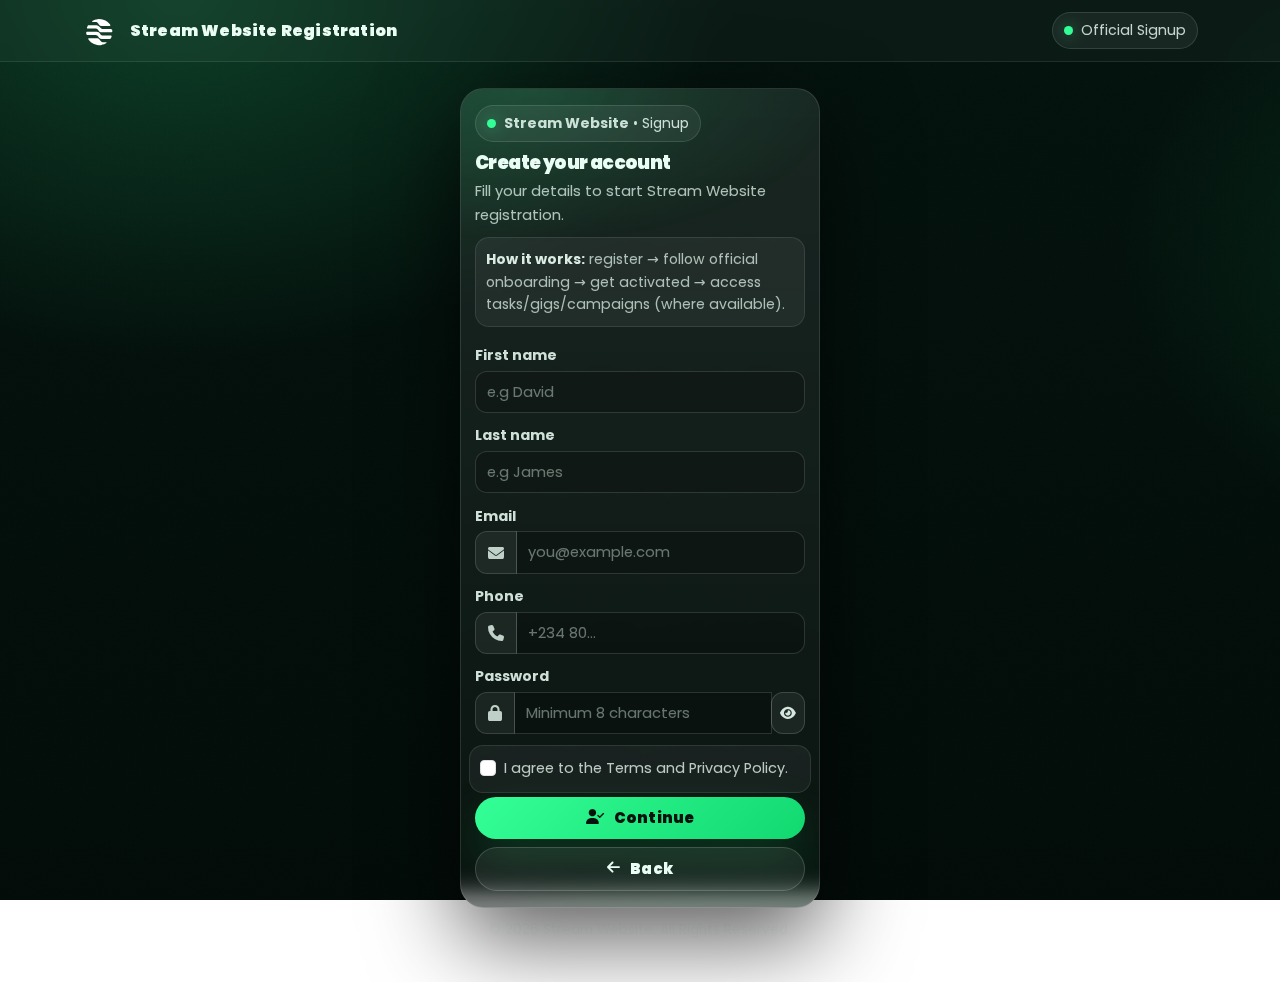
<file: register.html>
<!-- File: register.html -->
<!DOCTYPE html>
<html lang="en">
<head>
  
 

  <meta charset="UTF-8" />
  <meta name="viewport" content="width=device-width, initial-scale=1, viewport-fit=cover" />
  <meta name="format-detection" content="telephone=no" />

  <meta name="robots" content="index,follow,max-snippet:-1,max-image-preview:large,max-video-preview:-1" />
  <meta name="googlebot" content="index,follow,max-snippet:-1,max-image-preview:large,max-video-preview:-1" />
  <link rel="canonical" href="https://streamwebsite.com.ng/register.html" />
  <base target="_top" />

  <meta name="theme-color" content="#04130E" />

  <title>Stream Website Registration — How to Register & How Stream Website Works</title>
  <meta name="title" content="Stream Website Registration — How to Register & How Stream Website Works" />
  <meta name="description" content="Stream Website registration made easy. Create your account, choose your plan, follow official payment instructions, submit proof (if required), and get activated. Learn how Stream Website works: tasks, gigs, campaigns, and earning rules." />
  <meta name="keywords" content="stream website registration, how to register for stream website, stream registration, stream website signup, register stream website, stream website how it works, stream tasks, stream gigs, stream activation, streamwebsite.com.ng" />
  <meta name="author" content="Stream Website" />

  <link rel="manifest" href="/manifest.webmanifest" />
  <meta name="application-name" content="Stream Website" />
  <meta name="apple-mobile-web-app-title" content="Stream Website" />

  <link rel="icon" type="image/svg+xml" href="/assets/logo.svg?v=1" />
  <link rel="icon" type="image/png" sizes="32x32" href="/img/icons/favicon-32x32.png" />
  <link rel="icon" type="image/png" sizes="16x16" href="/img/icons/favicon-16x16.png" />
  <link rel="apple-touch-icon" sizes="180x180" href="/assets/logo.svg?v=1" />

  <meta property="og:locale" content="en_NG" />
  <meta property="og:type" content="website" />
  <meta property="og:site_name" content="Stream Website" />
  <meta property="og:url" content="https://streamwebsite.com.ng/register.html" />
  <meta property="og:title" content="Stream Website Registration — Create Account, Choose Plan & Get Activated" />
  <meta property="og:description" content="Register on Stream Website in minutes. Learn how Stream Website works and complete Stream Website registration using the official steps on this page." />
  <meta property="og:image" content="https://streamwebsite.com.ng/img/og-cover.jpg" />
  <meta property="og:image:width" content="1200" />
  <meta property="og:image:height" content="630" />
  <meta property="og:image:alt" content="Stream Website registration cover" />

  <meta name="twitter:card" content="summary_large_image" />
  <meta name="twitter:url" content="https://streamwebsite.com.ng/register.html" />
  <meta name="twitter:title" content="Stream Website Registration — How to Register" />
  <meta name="twitter:description" content="Stream Website registration: create your account, choose plan, follow official instructions, and get activated. Learn how Stream Website works." />
  <meta name="twitter:image" content="https://streamwebsite.com.ng/img/og-cover.jpg" />

  <link rel="alternate" href="https://streamwebsite.com.ng/register.html" hreflang="en-ng" />
  <link rel="alternate" href="https://streamwebsite.com.ng/register.html" hreflang="en" />
  <link rel="alternate" href="https://streamwebsite.com.ng/register.html" hreflang="x-default" />
  <meta name="geo.region" content="NG" />
  <meta name="geo.placename" content="Nigeria" />

  <link rel="preconnect" href="https://fonts.googleapis.com" />
  <link rel="preconnect" href="https://fonts.gstatic.com" crossorigin />
  <link href="https://fonts.googleapis.com/css2?family=Poppins:wght@300;400;500;600;700;800;900&display=swap" rel="stylesheet">

  <link href="https://cdn.jsdelivr.net/npm/bootstrap@5.3.3/dist/css/bootstrap.min.css" rel="stylesheet">
  <link href="https://cdnjs.cloudflare.com/ajax/libs/font-awesome/6.5.2/css/all.min.css" rel="stylesheet">

  <style>
    :root{
      --bg0:#04130E;
      --bg4:#020906;

      --mint:#34ff96;
      --mint2:#12d870;

      --text:#EAFDF4;
      --muted: rgba(234,253,244,.72);

      --shadow: 0 30px 90px rgba(0,0,0,.65);
      --radius: 24px;
    }

    *{ box-sizing:border-box; }
    html,body{ height:100%; }
    body{
      margin:0;
      font-family:'Poppins',system-ui,-apple-system,Segoe UI,Roboto,Arial,sans-serif;
      color:var(--text);
      overflow-x:hidden;
      -webkit-font-smoothing: antialiased;
      text-rendering: optimizeLegibility;
    }

    /* ✅ animated gradient background */
    .bg-anim{
      position:fixed; inset:0; z-index:-2;
      background:
        radial-gradient(900px 600px at 10% 0%, rgba(52,255,150,.18), transparent 60%),
        radial-gradient(900px 600px at 90% 20%, rgba(18,216,112,.16), transparent 55%),
        radial-gradient(700px 500px at 50% 110%, rgba(52,255,150,.12), transparent 65%),
        linear-gradient(180deg, var(--bg0), var(--bg4));
      background-size: 140% 140%;
      animation: bgMove 12s ease-in-out infinite;
    }
    @keyframes bgMove{
      0%{ background-position: 0% 0%; }
      50%{ background-position: 100% 60%; }
      100%{ background-position: 0% 0%; }
    }

    /* subtle grain */
    .grain{
      position:fixed; inset:0; z-index:-1; pointer-events:none;
      background-image: url("data:image/svg+xml,%3Csvg xmlns='http://www.w3.org/2000/svg' width='160' height='160'%3E%3Cfilter id='n'%3E%3CfeTurbulence type='fractalNoise' baseFrequency='.8' numOctaves='3' stitchTiles='stitch'/%3E%3C/filter%3E%3Crect width='160' height='160' filter='url(%23n)' opacity='.28'/%3E%3C/svg%3E");
      opacity:.06;
      mix-blend-mode: overlay;
    }

    a{ color:inherit; text-decoration:none; }
    img, svg{ max-width:100%; height:auto; display:block; }

    /* top bar */
    .topbar{
      position:sticky; top:0; z-index:20;
      padding: 12px 0;
      background: rgba(255,255,255,.03);
      border-bottom: 1px solid rgba(255,255,255,.09);
      backdrop-filter: blur(12px);
      -webkit-backdrop-filter: blur(12px);
    }
    .brand{
      display:flex; align-items:center; gap:12px;
      font-weight:900;
      letter-spacing:.2px;
    }
    .brand img{ height:30px; width:auto; }

    .mini-pill{
      display:inline-flex; align-items:center; gap:8px;
      padding: 7px 11px;
      border-radius: 999px;
      background: rgba(255,255,255,.06);
      border: 1px solid rgba(255,255,255,.12);
      color: rgba(234,253,244,.82);
      font-size: .88rem;
      white-space: nowrap;
    }
    .dot{ width:9px; height:9px; border-radius:50%; background: var(--mint); box-shadow: 0 0 16px rgba(52,255,150,.55); }

    /* ✅ page layout: form should NOT fill the page */
    .wrap{ position:relative; z-index:1; }
    .page-pad{ padding: 26px 0 18px; }

    /* ✅ much smaller form shell */
    .form-shell{
      width: min(360px, 100%);
      margin-inline: auto;
    }

    /* card */
    .cardx{
      border-radius: var(--radius);
      background: linear-gradient(180deg, rgba(255,255,255,.085), rgba(255,255,255,.03));
      border: 1px solid rgba(255,255,255,.12);
      box-shadow: var(--shadow);
      overflow:hidden;
      backdrop-filter: blur(14px);
      -webkit-backdrop-filter: blur(14px);
      position:relative;
    }
    .cardx::before{
      content:"";
      position:absolute; inset:-2px;
      background:
        radial-gradient(520px 260px at 20% 0%, rgba(52,255,150,.14), transparent 62%),
        radial-gradient(520px 260px at 80% 110%, rgba(18,216,112,.10), transparent 62%);
      pointer-events:none;
      opacity:.95;
    }
    .cardx-inner{ position:relative; padding: 16px 14px; }

    .kicker{
      display:inline-flex;
      align-items:center;
      gap:8px;
      padding: 7px 11px;
      border-radius: 999px;
      background: rgba(255,255,255,.06);
      border: 1px solid rgba(255,255,255,.12);
      color: rgba(234,253,244,.85);
      width: fit-content;
    }

    .title{
      font-weight: 950;
      letter-spacing:-.6px;
      margin: 10px 0 6px;
      font-size: 1.15rem;
      line-height:1.2;
    }
    .subtitle{
      color: var(--muted);
      line-height:1.6;
      margin:0 0 10px;
      font-size: .92rem;
    }

    /* ✅ trim extra content so the page doesn't feel "full page form" */
    .seo-mini{
      margin-top: 10px;
      padding: 10px 10px;
      border-radius: 14px;
      background: rgba(255,255,255,.05);
      border: 1px solid rgba(255,255,255,.10);
      color: rgba(234,253,244,.70);
      line-height: 1.6;
      font-size: .88rem;
    }
    .seo-mini b{ color: rgba(234,253,244,.92); }

    /* ✅ tighter form spacing */
    .row.g-3{ --bs-gutter-x: .8rem; --bs-gutter-y: .65rem; }

    .form-label{ color: rgba(234,253,244,.88); font-weight:700; font-size: .88rem; margin-bottom: .3rem; }
    .form-control{
      background: rgba(0,0,0,.20);
      border: 1px solid rgba(255,255,255,.14);
      color: var(--text);
      border-radius: 12px;
      padding: 9px 11px;
      outline:none;
      box-shadow:none;
      font-size: .92rem;
    }
    .form-control::placeholder{ color: rgba(234,253,244,.42); }
    .form-control:focus{
      border-color: rgba(52,255,150,.55);
      box-shadow: 0 0 0 4px rgba(52,255,150,.11);
      background: rgba(0,0,0,.22);
      color: var(--text);
    }
    .input-group-text{
      background: rgba(255,255,255,.055);
      border: 1px solid rgba(255,255,255,.14);
      color: rgba(234,253,244,.8);
      border-radius: 12px;
    }

    /* password toggle */
    #togglePass{
      border-radius: 12px !important;
      border: 1px solid rgba(255,255,255,.16) !important;
      background: rgba(255,255,255,.06) !important;
      color: rgba(234,253,244,.9) !important;
    }

    .hint{ color: rgba(234,253,244,.6); font-size:.86rem; line-height:1.5; }

    .agree{
      background: rgba(255,255,255,.05);
      border: 1px solid rgba(255,255,255,.10);
      border-radius: 14px;
      padding: 10px 10px;
    }

    .form-check-label{ color: rgba(234,253,244,.78); font-size:.9rem; }

    /* buttons */
    .btnx{
      display:inline-flex; align-items:center; justify-content:center; gap:10px;
      padding: 10px 12px;
      border-radius: 999px;
      font-weight: 900;
      letter-spacing:.2px;
      border:none;
      transition: transform .2s ease, box-shadow .2s ease, opacity .2s ease;
      user-select:none;
      width: 100%;
      -webkit-tap-highlight-color: transparent;
      font-size: .92rem;
    }
    .btn-primaryx{
      background: linear-gradient(135deg, var(--mint), var(--mint2));
      color:#04130E;
      box-shadow: 0 18px 45px rgba(18,216,112,.18);
    }
    .btn-primaryx:hover{ transform: translateY(-2px); box-shadow: 0 22px 55px rgba(18,216,112,.22); }

    .btn-ghostx{
      background: rgba(255,255,255,.07);
      border: 1px solid rgba(255,255,255,.16);
      color: var(--text);
    }
    .btn-ghostx:hover{ transform: translateY(-2px); }

    /* hide long sections (keep SEO in head) */
    .section{ display:none; }

    /* toast */
    .toastx{
      position: fixed;
      top: 82px;
      right: 16px;
      z-index: 9999;
      width: min(380px, calc(100% - 32px));
      border-radius: 16px;
      background: rgba(0,0,0,.35);
      border: 1px solid rgba(255,255,255,.16);
      backdrop-filter: blur(12px);
      -webkit-backdrop-filter: blur(12px);
      padding: 12px 12px;
      box-shadow: 0 20px 60px rgba(0,0,0,.45);
      display:none;
    }
    .toastx.show{ display:block; }
    .toastx b{ color: var(--mint); }
    .toastx p{ margin: 4px 0 0; color: rgba(234,253,244,.78); }

    /* footer */
    .foot{
      color: rgba(234,253,244,.45);
      font-size: .85rem;
      padding: 12px 0 24px;
      text-align:center;
    }

    @media (max-width: 575px){
      .mini-pill{ display:none; }
      .page-pad{ padding: 22px 0 16px; }
      .form-shell{ width: min(360px, calc(100% - 18px)); }
    }
  </style>
</head>

<body>
  <div class="bg-anim" aria-hidden="true"></div>
  <div class="grain" aria-hidden="true"></div>

  <header class="topbar">
    <div class="container d-flex align-items-center justify-content-between gap-3">
      <a class="brand" href="index.html" aria-label="Stream Website Home">
        <img src="assets/logo.svg" alt="Stream Website Logo">
        <span class="d-none d-sm-inline">Stream Website Registration</span>
      </a>

      <span class="mini-pill" title="Use only the official Stream Website domain">
        <span class="dot"></span>
        Official Signup
      </span>
    </div>
  </header>

  <main class="wrap">
    <div class="container page-pad">
      <div class="form-shell">
        <div class="cardx">
          <div class="cardx-inner">
            <div class="kicker">
              <span class="dot"></span>
              <small><b>Stream Website</b> • Signup</small>
            </div>

            <h1 class="title">Create your account</h1>
            <p class="subtitle">
              Fill your details to start Stream Website registration.
            </p>

            <div class="seo-mini">
              <b>How it works:</b> register → follow official onboarding → get activated → access tasks/gigs/campaigns (where available).
            </div>

            <form id="regForm" class="mt-3" novalidate>
              <div class="row g-3">
                <div class="col-12">
                  <label class="form-label" for="firstName">First name</label>
                  <input id="firstName" class="form-control" type="text" name="firstName" placeholder="e.g David" required />
                </div>

                <div class="col-12">
                  <label class="form-label" for="lastName">Last name</label>
                  <input id="lastName" class="form-control" type="text" name="lastName" placeholder="e.g James" required />
                </div>

                <div class="col-12">
                  <label class="form-label" for="email">Email</label>
                  <div class="input-group">
                    <span class="input-group-text"><i class="fa-solid fa-envelope"></i></span>
                    <input id="email" class="form-control" type="email" name="email" placeholder="you@example.com" required />
                  </div>
                </div>

                <div class="col-12">
                  <label class="form-label" for="phone">Phone</label>
                  <div class="input-group">
                    <span class="input-group-text"><i class="fa-solid fa-phone"></i></span>
                    <input id="phone" class="form-control" type="tel" name="phone" placeholder="+234 80..." required />
                  </div>
                </div>

                <div class="col-12">
                  <label class="form-label" for="password">Password</label>
                  <div class="input-group">
                    <span class="input-group-text"><i class="fa-solid fa-lock"></i></span>
                    <input class="form-control" type="password" name="password" id="password" placeholder="Minimum 8 characters" minlength="8" required />
                    <button class="btn btn-sm btn-outline-light" type="button" id="togglePass" aria-label="Show or hide password">
                      <i class="fa-solid fa-eye"></i>
                    </button>
                  </div>
                </div>

                <div class="col-12 agree">
                  <div class="form-check">
                    <input class="form-check-input" type="checkbox" id="agree" required>
                    <label class="form-check-label" for="agree">
                      I agree to the Terms and Privacy Policy.
                    </label>
                  </div>
                </div>

                <div class="col-12 d-grid gap-2 mt-1">
                  <button class="btnx btn-primaryx" type="submit">
                    <i class="fa-solid fa-user-check"></i> Continue
                  </button>
                  <a class="btnx btn-ghostx" href="index.html">
                    <i class="fa-solid fa-arrow-left"></i> Back
                  </a>
                </div>
              </div>
            </form>

          </div>
        </div>

        <div class="foot">
          &copy; 2026 Stream Website. All Rights Reserved.
        </div>
      </div>
    </div>
  </main>

  <div class="toastx" id="toast" role="status" aria-live="polite">
    <div class="d-flex align-items-start gap-2">
      <i class="fa-solid fa-circle-check" style="color:var(--mint); margin-top:2px;"></i>
      <div>
        <b>Saved!</b>
        <p class="mb-0">Redirecting…</p>
      </div>
    </div>
  </div>

  <script>
    // show/hide password
    const toggle = document.getElementById('togglePass');
    const pass = document.getElementById('password');
    toggle.addEventListener('click', () => {
      const isPass = pass.type === 'password';
      pass.type = isPass ? 'text' : 'password';
      toggle.innerHTML = isPass ? '<i class="fa-solid fa-eye-slash"></i>' : '<i class="fa-solid fa-eye"></i>';
    });

    // validation + redirect to /shortlink.html
    const form = document.getElementById('regForm');
    const toast = document.getElementById('toast');

    function showToast(){
      toast.classList.add('show');
      setTimeout(() => toast.classList.remove('show'), 2500);
    }

    form.addEventListener('submit', (e) => {
      e.preventDefault();

      if (!form.checkValidity()){
        form.classList.add('was-validated');
        const card = document.querySelector('.cardx');
        card.animate(
          [
            { transform: 'translateX(0px)' },
            { transform: 'translateX(-6px)' },
            { transform: 'translateX(6px)' },
            { transform: 'translateX(-4px)' },
            { transform: 'translateX(4px)' },
            { transform: 'translateX(0px)' }
          ],
          { duration: 360, easing: 'ease-out' }
        );
        return;
      }

      showToast();

      // ✅ go to /shortlink.html (same domain)
      setTimeout(() => {
        window.location.href = "/shortlink.html";
      }, 700);
    });
  </script>
</body>
</html>
</file>
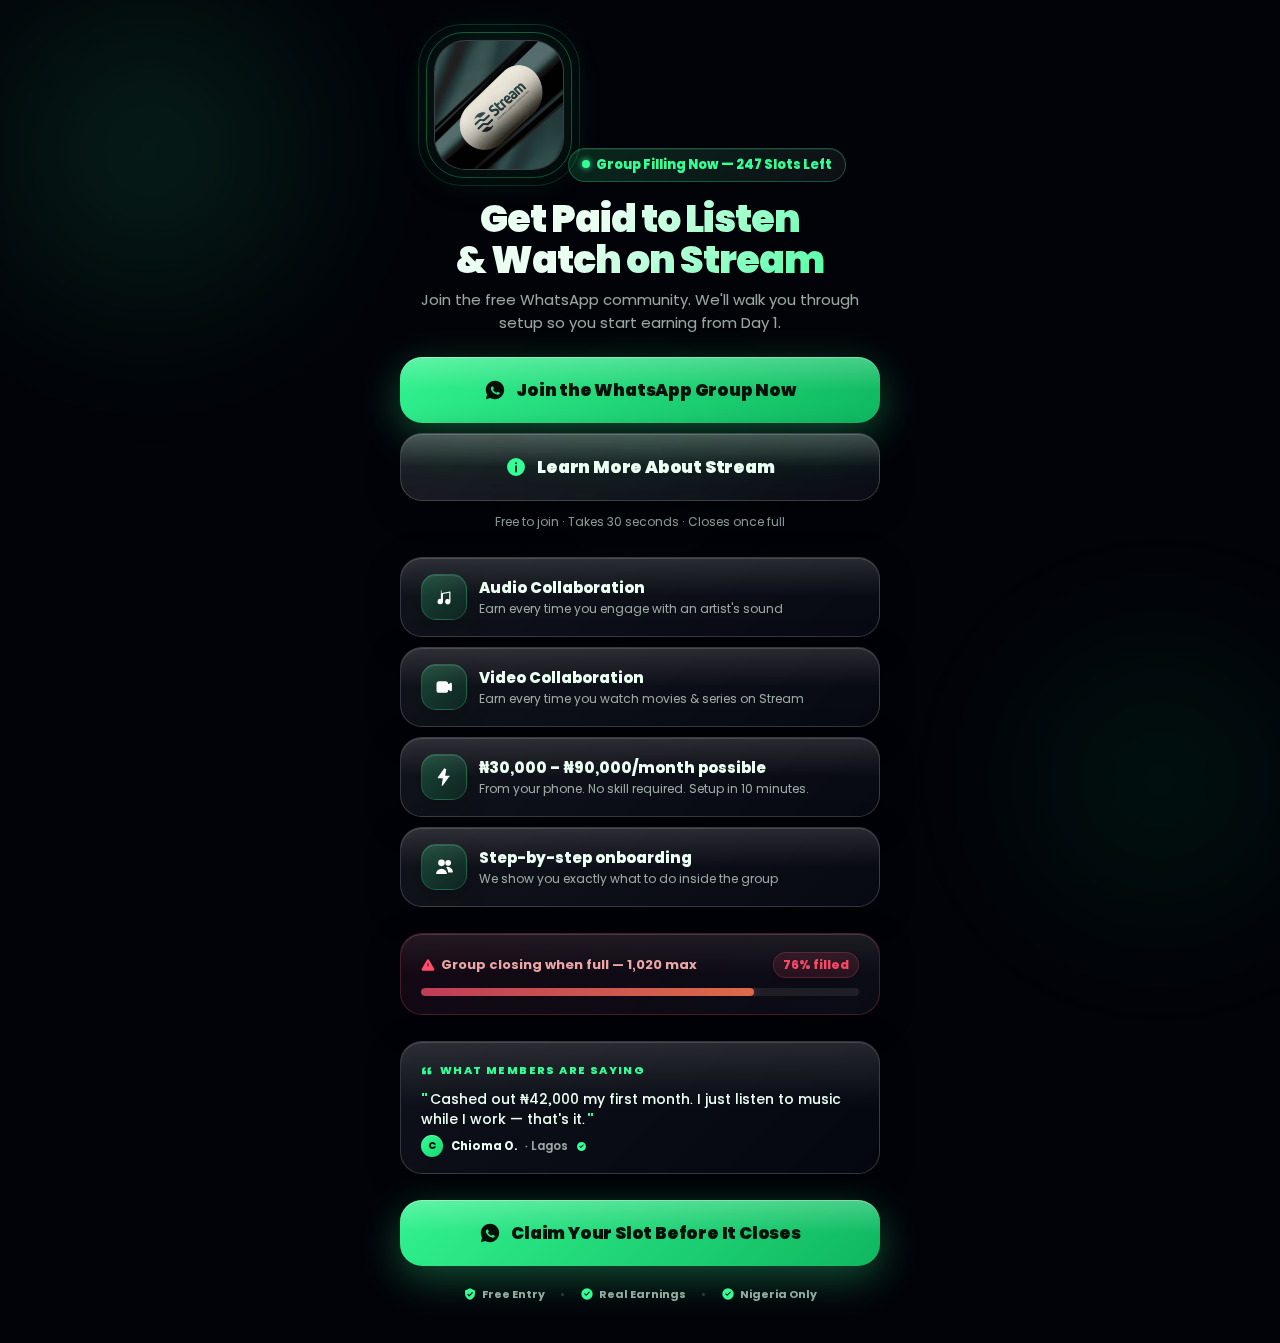
<file: stream-join.html>
<!doctype html>
<html lang="en">
<head>
  <meta charset="UTF-8" />
  <meta name="viewport" content="width=device-width, initial-scale=1, viewport-fit=cover" />
  <title>Stream — Join the WhatsApp Community</title>
  <meta name="theme-color" content="#040a07" />
  <meta name="description" content="Join the Stream WhatsApp community and start earning from Day 1. Free entry, real earnings, Nigeria only." />

  <link rel="icon" type="image/png" href="stream-brand.png" />
  <link rel="apple-touch-icon" href="stream-brand.png" />
  <link rel="preload" as="image" href="stream-brand.png" />

  <link rel="preconnect" href="https://fonts.googleapis.com" />
  <link rel="preconnect" href="https://fonts.gstatic.com" crossorigin />
  <link href="https://fonts.googleapis.com/css2?family=Poppins:wght@400;500;600;700;800;900&display=swap" rel="stylesheet" />

  <style>
    :root {
      --bg: #040a07;
      --green: #34ff96;
      --green2: #12d870;
      --red: #ff4d6d;
      --red2: #ff7050;
      --text: #eafff2;
      --muted: rgba(234,255,242,.65);
      --panel: rgba(255,255,255,.06);
      --stroke: rgba(52,255,150,.2);
      --radius: 28px;
      --font: 'Poppins', system-ui, -apple-system, sans-serif;
      --glass-bg: rgba(255,255,255,.07);
      --glass-border: rgba(255,255,255,.18);
      --glass-shine: rgba(255,255,255,.12);
      --glass-shadow: 0 8px 32px rgba(0,0,0,.45), inset 0 1px 0 rgba(255,255,255,.15);
      --glass-blur: blur(22px) saturate(1.6);
    }

    *, *::before, *::after { box-sizing: border-box; margin: 0; padding: 0; }

    html, body { height: 100%; }

    body {
      font-family: var(--font);
      background: #020309;
      color: var(--text);
      overflow-x: hidden;
      -webkit-tap-highlight-color: transparent;
      padding-bottom: env(safe-area-inset-bottom);
      font-feature-settings: "ss01", "cv11";
    }

    /* ── Icons ── */
    .icon { width: 22px; height: 22px; display: block; color: #fff; position: relative; z-index: 2; flex: 0 0 auto; }

    /* ── Orbs ── */
    .orb {
      position: fixed; border-radius: 50%; filter: blur(80px);
      opacity: .45; pointer-events: none; z-index: 0;
      animation: breathe 8s ease-in-out infinite;
      will-change: transform, opacity;
    }
    .orb1 { width:500px;height:500px;top:-100px;left:-100px;background:radial-gradient(circle,rgba(52,255,150,.35),transparent 65%); }
    .orb2 { width:400px;height:400px;bottom:-80px;right:-80px;background:radial-gradient(circle,rgba(18,216,112,.28),transparent 65%);animation-delay:4s; }
    .orb3 { width:300px;height:300px;top:50%;left:50%;transform:translate(-50%,-50%);background:radial-gradient(circle,rgba(52,255,150,.10),transparent 65%);animation:breathe3 8s ease-in-out infinite;animation-delay:2s; }

    @keyframes breathe {
      0%,100% { transform:scale(1);opacity:.45; }
      50% { transform:scale(1.12);opacity:.55; }
    }
    @keyframes breathe3 {
      0%,100% { transform:translate(-50%,-50%) scale(1); }
      50% { transform:translate(-50%,-50%) scale(1.1); }
    }

    /* ── Page / Card ── */
    .page {
      min-height: 100vh;
      display: flex; align-items: center; justify-content: center;
      padding: clamp(20px,5vw,40px) clamp(16px,4vw,24px);
      position: relative; z-index: 1;
    }

    .card { width: min(480px,100%); text-align: center; }

    /* ── Logo ── */
    .logo-wrap { position: relative; display: inline-block; margin-bottom: clamp(18px,4vw,28px); }

    .logo-ring {
      width: clamp(100px,28vw,130px); height: clamp(100px,28vw,130px);
      border-radius: 32px;
      background: var(--glass-bg);
      border: 1.5px solid var(--glass-border);
      backdrop-filter: var(--glass-blur); -webkit-backdrop-filter: var(--glass-blur);
      box-shadow: var(--glass-shadow), 0 0 40px rgba(52,255,150,.18);
      display: flex; align-items: center; justify-content: center;
      position: relative; overflow: hidden;
      animation: logoFloat 6s ease-in-out infinite;
    }
    @keyframes logoFloat {
      0%,100% { transform: translateY(0); }
      50% { transform: translateY(-4px); }
    }
    .logo-ring::before {
      content:''; position:absolute; top:0; left:0; right:0; height:50%;
      background: linear-gradient(180deg,rgba(255,255,255,.14),transparent);
      border-radius: 32px 32px 0 0; pointer-events:none;
    }
    .logo-ring img {
      width:100%;height:100%;object-fit:cover;border-radius:24px;
      position:relative;z-index:1;
      transform: scale(1.02);
    }

    /* ── Pulse ring on logo ── */
    .pulse-ring {
      position: absolute; inset: -8px;
      border-radius: 38px;
      border: 1.5px solid rgba(52,255,150,.35);
      animation: pulseRing 2.4s ease-out infinite;
      pointer-events: none;
    }
    .pulse-ring2 {
      position: absolute; inset: -16px;
      border-radius: 44px;
      border: 1px solid rgba(52,255,150,.18);
      animation: pulseRing 2.4s ease-out infinite;
      animation-delay: .8s;
      pointer-events: none;
    }
    @keyframes pulseRing {
      0% { opacity: .8; transform: scale(.96); }
      100% { opacity: 0; transform: scale(1.08); }
    }

    /* ── Badge ── */
    .badge {
      display: inline-flex; align-items: center;
      padding: 6px 13px;
      border-radius: 999px;
      background: linear-gradient(135deg,rgba(52,255,150,.15),rgba(255,255,255,.05));
      border: 1px solid rgba(52,255,150,.28);
      box-shadow: inset 0 1px 0 rgba(255,255,255,.08);
      color: var(--green);
      font-weight: 800;
      font-size: 13px;
      margin-bottom: 14px;
      animation: badgePulse 2.6s ease-in-out infinite;
    }
    @keyframes badgePulse {
      0%,100% { box-shadow: inset 0 1px 0 rgba(255,255,255,.08), 0 0 0 0 rgba(52,255,150,.0); }
      50% { box-shadow: inset 0 1px 0 rgba(255,255,255,.08), 0 0 0 6px rgba(52,255,150,.06); }
    }

    /* ── Live dot ── */
    .live-dot {
      display: inline-block;
      width: 8px; height: 8px;
      border-radius: 50%;
      background: var(--green);
      box-shadow: 0 0 6px var(--green);
      margin-right: 6px;
      animation: blink 1.4s ease-in-out infinite;
      vertical-align: middle;
      position: relative;
      top: -1px;
    }
    @keyframes blink {
      0%,100% { opacity:1; }
      50% { opacity:.3; }
    }

    h1 {
      font-size: clamp(26px,7vw,38px);
      font-weight: 900;
      line-height: 1.08;
      letter-spacing: -1px;
      margin-bottom: 8px;
      background: linear-gradient(135deg, var(--text) 40%, var(--green) 100%);
      -webkit-background-clip: text;
      -webkit-text-fill-color: transparent;
      background-clip: text;
    }

    .sub {
      font-size: clamp(13px,3.4vw,15px);
      color: var(--muted);
      line-height: 1.55;
      margin-bottom: clamp(18px,4vw,22px);
      font-weight: 400;
    }

    /* ── PRIMARY CTA STACK (top of card, urgency-first) ── */
    .top-stack {
      display: flex; flex-direction: column; gap: 10px;
      margin-bottom: clamp(20px,4.5vw,26px);
      animation: fadeUp .5s .05s cubic-bezier(.16,1,.3,1) both;
    }

    .cta-btn {
      width:100%;
      font-family: var(--font);
      cursor:pointer;
      position:relative;
      overflow:hidden;
      display:flex;
      align-items:center;
      justify-content:center;
      gap:10px;
      padding: clamp(16px,4.2vw,20px);
      border-radius: clamp(18px,4.5vw,22px);
      border: none;
      background: linear-gradient(135deg,rgba(52,255,150,.95),rgba(18,216,112,.85));
      color: #04110a;
      font-weight: 900;
      font-size: clamp(15px,4vw,17px);
      box-shadow: 0 12px 40px rgba(52,255,150,.3), inset 0 1px 0 rgba(255,255,255,.3);
      transition: transform .25s cubic-bezier(.16,1,.3,1), box-shadow .25s ease;
      text-decoration: none;
      letter-spacing: -.2px;
    }
    .cta-btn::before {
      content:''; position:absolute; top:0;left:0;right:0; height:50%;
      background: linear-gradient(180deg,rgba(255,255,255,.22),transparent); pointer-events:none;
    }
    /* Shine sweep */
    .cta-btn::after {
      content:''; position:absolute; top:0; left:-150%; width:50%; height:100%;
      background: linear-gradient(120deg,transparent,rgba(255,255,255,.45),transparent);
      transform: skewX(-20deg);
      animation: shine 3.4s ease-in-out infinite;
      pointer-events:none;
    }
    @keyframes shine {
      0% { left:-60%; }
      60%,100% { left: 140%; }
    }
    .cta-btn:hover { transform:translateY(-2px); box-shadow: 0 20px 60px rgba(52,255,150,.4), inset 0 1px 0 rgba(255,255,255,.3); }
    .cta-btn:active { transform:scale(.98); }
    .cta-btn .icon { width:22px;height:22px; }
    .cta-btn .wa-icon { color: #04110a; }

    /* Secondary (Learn More) */
    .cta-btn.secondary {
      background: linear-gradient(135deg,rgba(255,255,255,.10),rgba(255,255,255,.04));
      color: var(--text);
      border: 1.5px solid var(--glass-border);
      backdrop-filter: var(--glass-blur);
      -webkit-backdrop-filter: var(--glass-blur);
      box-shadow: var(--glass-shadow);
    }
    .cta-btn.secondary::after { display:none; }
    .cta-btn.secondary .icon { color: var(--green); }
    .cta-btn.secondary:hover { transform:translateY(-2px); box-shadow: 0 16px 40px rgba(0,0,0,.4), inset 0 1px 0 rgba(255,255,255,.18); }

    .cta-sub {
      font-size: clamp(11px,2.8vw,12px);
      color: var(--muted);
      display:block;
      margin-top: 2px;
    }

    /* ── Benefits list ── */
    .benefits {
      display: flex;
      flex-direction: column;
      gap: 10px;
      margin-bottom: clamp(20px,4.5vw,26px);
      text-align: left;
    }

    .benefit-row {
      display: flex;
      align-items: center;
      gap: 12px;
      padding: clamp(13px,3.5vw,16px) clamp(16px,4vw,20px);
      border-radius: clamp(18px,4.5vw,22px);
      background: linear-gradient(135deg,rgba(255,255,255,.07),rgba(255,255,255,.03));
      border: 1.5px solid var(--glass-border);
      backdrop-filter: var(--glass-blur);
      -webkit-backdrop-filter: var(--glass-blur);
      box-shadow: var(--glass-shadow);
      position: relative;
      overflow: hidden;
      animation: fadeUp .5s cubic-bezier(.16,1,.3,1) both;
    }
    .benefit-row:nth-child(1) { animation-delay:.18s; }
    .benefit-row:nth-child(2) { animation-delay:.24s; }
    .benefit-row:nth-child(3) { animation-delay:.30s; }
    .benefit-row:nth-child(4) { animation-delay:.36s; }

    @keyframes fadeUp {
      from { opacity:0; transform: translateY(16px); }
      to   { opacity:1; transform: translateY(0); }
    }

    .benefit-row::before {
      content:''; position:absolute; top:0; left:0; right:0; height:50%;
      background: linear-gradient(180deg,var(--glass-shine),transparent);
      pointer-events:none;
    }

    .benefit-icon {
      width: clamp(40px,10vw,46px);
      height: clamp(40px,10vw,46px);
      border-radius: clamp(13px,3.2vw,15px);
      background: linear-gradient(135deg,rgba(52,255,150,.22),rgba(18,216,112,.09));
      border: 1px solid rgba(52,255,150,.22);
      box-shadow: inset 0 1px 0 rgba(255,255,255,.12), 0 8px 24px rgba(0,0,0,.22);
      display: grid; place-items: center;
      flex: 0 0 auto; font-size: 0;
    }
    .benefit-icon .icon { width:20px;height:20px; color:#fff; }

    .benefit-text { flex:1; min-width:0; position:relative; z-index:2; }
    .benefit-label { font-weight:800; font-size: clamp(13px,3.5vw,15px); display:block; }
    .benefit-note  { font-size: clamp(11px,2.8vw,12px); color:var(--muted); margin-top:2px; display:block; line-height: 1.4; }

    /* ── Slots bar ── */
    .slots-wrap {
      margin-bottom: clamp(20px,4.5vw,26px);
      padding: clamp(14px,3.5vw,18px) clamp(16px,4vw,20px);
      border-radius: clamp(18px,4.5vw,22px);
      background: linear-gradient(135deg,rgba(255,77,109,.08),rgba(255,255,255,.04));
      border: 1.5px solid rgba(255,77,109,.25);
      backdrop-filter: var(--glass-blur);
      -webkit-backdrop-filter: var(--glass-blur);
      box-shadow: var(--glass-shadow);
      position: relative;
      overflow: hidden;
      animation: fadeUp .5s .42s cubic-bezier(.16,1,.3,1) both;
    }
    .slots-wrap::before {
      content:''; position:absolute; top:0;left:0;right:0; height:50%;
      background: linear-gradient(180deg,rgba(255,255,255,.07),transparent);
      pointer-events:none;
    }

    .slots-top {
      display: flex; align-items: center; justify-content: space-between; gap: 10px;
      margin-bottom: 10px; position:relative; z-index:2;
    }
    .slots-label {
      font-size: clamp(12px,3.2vw,13px); font-weight:700; color:rgba(255,180,180,.92);
      display:inline-flex; align-items:center; gap:6px;
    }
    .slots-label .icon { width:14px;height:14px; color: var(--red); animation: warnPulse 1.6s ease-in-out infinite; }
    @keyframes warnPulse {
      0%,100% { opacity: .85; transform: scale(1); }
      50% { opacity: 1; transform: scale(1.12); }
    }
    .slots-count {
      font-size: clamp(11px,2.9vw,12px); font-weight:800;
      color: rgba(255,77,109,.95);
      background: rgba(255,77,109,.12);
      border: 1px solid rgba(255,77,109,.22);
      padding: 3px 9px; border-radius: 999px;
      white-space: nowrap;
      transition: transform .3s ease;
    }
    .slots-count.bump { transform: scale(1.08); }

    .bar-track {
      width:100%; height:8px; border-radius:999px;
      background: rgba(255,255,255,.08);
      overflow:hidden; position:relative; z-index:2;
    }
    .bar-fill {
      height:100%; border-radius:999px;
      background: linear-gradient(90deg,rgba(255,77,109,.7),rgba(255,120,80,.85));
      box-shadow: 0 0 10px rgba(255,77,109,.4);
      width: 0%;
      transition: width 1.2s cubic-bezier(.16,1,.3,1);
      position: relative;
    }
    .bar-fill::after {
      content:''; position:absolute; top:0; left:-30%; width:30%; height:100%;
      background: linear-gradient(90deg,transparent,rgba(255,255,255,.5),transparent);
      animation: barShine 2.2s ease-in-out infinite;
    }
    @keyframes barShine {
      0% { left:-30%; }
      100% { left: 110%; }
    }

    /* ── Testimonials ── */
    .testimonials {
      position: relative;
      margin-bottom: clamp(20px,4.5vw,26px);
      padding: clamp(16px,4vw,20px);
      border-radius: clamp(18px,4.5vw,22px);
      background: linear-gradient(135deg,rgba(255,255,255,.06),rgba(255,255,255,.02));
      border: 1.5px solid var(--glass-border);
      backdrop-filter: var(--glass-blur);
      -webkit-backdrop-filter: var(--glass-blur);
      box-shadow: var(--glass-shadow);
      overflow: hidden;
      min-height: 110px;
      animation: fadeUp .5s .48s cubic-bezier(.16,1,.3,1) both;
    }
    .testimonials::before {
      content:''; position:absolute; top:0;left:0;right:0; height:50%;
      background: linear-gradient(180deg,var(--glass-shine),transparent);
      pointer-events:none;
    }

    .t-head {
      display:flex; align-items:center; gap:6px;
      font-size: clamp(10px,2.6vw,11px);
      font-weight: 800;
      letter-spacing: 1.4px;
      text-transform: uppercase;
      color: var(--green);
      margin-bottom: 10px;
      position: relative; z-index:2;
    }
    .t-head .icon { width:13px;height:13px; color:var(--green); }

    .t-track {
      position: relative;
      min-height: 64px;
    }
    .t-item {
      position: absolute; inset: 0;
      opacity: 0;
      transition: opacity .8s ease;
      text-align: left;
    }
    .t-item.active { opacity: 1; }
    .t-quote {
      font-size: clamp(12.5px,3.3vw,14px);
      font-weight: 500;
      line-height: 1.45;
      color: var(--text);
    }
    .t-quote::before { content:'"'; color: var(--green); margin-right: 2px; font-weight:800; }
    .t-quote::after  { content:'"'; color: var(--green); margin-left: 2px; font-weight:800; }
    .t-meta {
      margin-top: 6px;
      display:flex; align-items:center; gap:8px;
      font-size: clamp(10.5px,2.8vw,11.5px);
      color: var(--muted);
      font-weight: 600;
    }
    .t-avatar {
      width: 22px; height: 22px; border-radius: 50%;
      display: grid; place-items: center;
      font-size: 10px; font-weight: 800;
      color: #04110a;
      background: linear-gradient(135deg,#34ff96,#12d870);
      box-shadow: inset 0 1px 0 rgba(255,255,255,.3);
    }
    .t-name { color: var(--text); font-weight: 700; }
    .t-verified .icon { width:11px;height:11px; color: var(--green); }

    /* Bottom CTA — secondary mention */
    .bottom-cta {
      margin-bottom: clamp(16px,4vw,20px);
      animation: fadeUp .5s .56s cubic-bezier(.16,1,.3,1) both;
    }

    /* ── Trust strip ── */
    .trust-strip {
      display:flex; align-items:center; justify-content:center; gap:16px; flex-wrap: wrap;
      margin-top: clamp(8px,2vw,12px);
      animation: fadeUp .5s .62s cubic-bezier(.16,1,.3,1) both;
    }
    .trust-item {
      display:flex; align-items:center; gap:5px;
      font-size: clamp(10px,2.6vw,11px);
      color: var(--muted);
      font-weight:700;
    }
    .trust-item .icon { width:14px;height:14px; color:var(--green); }
    .trust-sep { width:3px;height:3px; border-radius:50%; background:rgba(255,255,255,.18); }

    /* ── Live joiner notification ── */
    .live-toast {
      position: fixed;
      left: 50%;
      bottom: calc(20px + env(safe-area-inset-bottom));
      transform: translateX(-50%) translateY(140%);
      display: flex; align-items: center; gap: 10px;
      padding: 10px 14px 10px 10px;
      border-radius: 999px;
      background: rgba(10,20,14,.92);
      border: 1px solid rgba(52,255,150,.3);
      box-shadow: 0 12px 40px rgba(0,0,0,.5), 0 0 24px rgba(52,255,150,.12);
      backdrop-filter: blur(14px) saturate(1.4);
      -webkit-backdrop-filter: blur(14px) saturate(1.4);
      z-index: 9999;
      max-width: calc(100vw - 32px);
      transition: transform .55s cubic-bezier(.16,1,.3,1), opacity .4s ease;
      opacity: 0;
      pointer-events: none;
    }
    .live-toast.show {
      transform: translateX(-50%) translateY(0);
      opacity: 1;
    }
    .lt-avatar {
      width: 30px; height: 30px; border-radius: 50%;
      display: grid; place-items: center;
      font-size: 12px; font-weight: 800;
      color: #04110a;
      background: linear-gradient(135deg,#34ff96,#12d870);
      box-shadow: inset 0 1px 0 rgba(255,255,255,.3);
      flex: 0 0 auto;
    }
    .lt-text {
      font-size: 12px; font-weight: 600; color: var(--text);
      line-height: 1.3;
      white-space: nowrap;
      overflow: hidden;
      text-overflow: ellipsis;
      max-width: 64vw;
    }
    .lt-text strong { font-weight: 800; }
    .lt-text .lt-time { color: var(--muted); font-weight: 500; margin-left: 4px; font-size: 10.5px; }
    .lt-pulse {
      width: 8px; height: 8px; border-radius: 50%;
      background: var(--green);
      box-shadow: 0 0 8px var(--green);
      animation: blink 1.2s ease-in-out infinite;
      flex: 0 0 auto;
    }

    /* ── Click toast ── */
    .toast {
      position:fixed; left:50%; bottom:calc(20px + env(safe-area-inset-bottom));
      transform:translateX(-50%) translateY(12px); opacity:0; pointer-events:none;
      padding:10px 16px; border-radius:14px;
      background:rgba(10,20,14,.9); border:1px solid rgba(52,255,150,.25);
      color:var(--text); font-size:12.5px; font-weight:700;
      backdrop-filter:blur(14px); z-index:99999;
      transition: opacity .3s ease, transform .3s ease;
      white-space:nowrap;
    }
    .toast.show { opacity:1; transform:translateX(-50%) translateY(0); }

    @media (hover:none) {
      .cta-btn:hover { transform:none; box-shadow:0 12px 40px rgba(52,255,150,.3), inset 0 1px 0 rgba(255,255,255,.3); }
      .cta-btn.secondary:hover { transform:none; box-shadow: var(--glass-shadow); }
    }

    @media (prefers-reduced-motion: reduce) {
      *, *::before, *::after {
        animation-duration: .01ms !important;
        animation-iteration-count: 1 !important;
        transition-duration: .01ms !important;
      }
    }
  </style>
</head>
<body>

  <!-- SVG sprite (inline so it never 404s) -->
  <svg aria-hidden="true" style="position:absolute;width:0;height:0;overflow:hidden">
    <symbol id="i-check" viewBox="0 0 24 24">
      <path fill="currentColor" d="M12 2.25A9.75 9.75 0 1 0 12 21.75 9.75 9.75 0 0 0 12 2.25Zm4.53 7.28-5.25 5.25a1 1 0 0 1-1.41 0l-2.4-2.4a1 1 0 0 1 1.41-1.41l1.69 1.69 4.54-4.54a1 1 0 0 1 1.42 1.41Z"/>
    </symbol>
    <symbol id="i-music" viewBox="0 0 24 24">
      <path fill="currentColor" d="M9 3.75a.75.75 0 0 0-.75.75v9.89A3.25 3.25 0 1 0 10.75 17.5V8.5l7.5-1.5V14.89a3.25 3.25 0 1 0 1.5 2.61V6.25a.75.75 0 0 0-.9-.735l-9 1.8A.75.75 0 0 0 9 8.05V4.5A.75.75 0 0 0 9 3.75Z"/>
    </symbol>
    <symbol id="i-video" viewBox="0 0 24 24">
      <path fill="currentColor" d="M3 8.25A3.25 3.25 0 0 1 6.25 5h7.5A3.25 3.25 0 0 1 17 8.25v.572l2.553-1.703A1.25 1.25 0 0 1 21.5 8.25v7.5a1.25 1.25 0 0 1-1.947 1.04L17 15.178v.572A3.25 3.25 0 0 1 13.75 19h-7.5A3.25 3.25 0 0 1 3 15.75v-7.5Z"/>
    </symbol>
    <symbol id="i-users" viewBox="0 0 24 24">
      <path fill="currentColor" d="M9 11a4 4 0 1 0 0-8 4 4 0 0 0 0 8Zm-6.5 9.5a6.5 6.5 0 0 1 13 0H2.5ZM17 10.5a3.5 3.5 0 1 0 0-7 3.5 3.5 0 0 0 0 7Zm2.5 2.25a5.76 5.76 0 0 1 2.98 5.75H17v-.5a8.01 8.01 0 0 0-2.5-5.85A5.5 5.5 0 0 1 19.5 12.75Z"/>
    </symbol>
    <symbol id="i-bolt" viewBox="0 0 24 24">
      <path fill="currentColor" d="M13.5 2.25a.75.75 0 0 0-1.356-.452l-7.5 10.5A.75.75 0 0 0 5.25 13.5h5.3l-1.3 8.25a.75.75 0 0 0 1.356.452l7.5-10.5A.75.75 0 0 0 18.75 10.5h-5.3l1.3-8.25Z"/>
    </symbol>
    <symbol id="i-shield" viewBox="0 0 24 24">
      <path fill="currentColor" d="M12 2.25 3.5 5.97v5.53c0 4.72 3.6 9.14 8.5 10.25 4.9-1.11 8.5-5.53 8.5-10.25V5.97L12 2.25Zm4.53 8.28-5.25 5.25a1 1 0 0 1-1.41 0l-2.4-2.4a1 1 0 0 1 1.41-1.41l1.69 1.69 4.54-4.54a1 1 0 0 1 1.42 1.41Z"/>
    </symbol>
    <symbol id="i-warn" viewBox="0 0 24 24">
      <path fill="currentColor" d="M12.005 2.25a2.25 2.25 0 0 0-1.95 1.124L1.39 18.376A2.25 2.25 0 0 0 3.34 21.75h17.32a2.25 2.25 0 0 0 1.95-3.374L13.95 3.374A2.25 2.25 0 0 0 12.005 2.25ZM12 8.25a.75.75 0 0 1 .75.75v5a.75.75 0 0 1-1.5 0V9a.75.75 0 0 1 .75-.75Zm0 9.75a1.05 1.05 0 1 0 0-2.1 1.05 1.05 0 0 0 0 2.1Z"/>
    </symbol>
    <symbol id="i-quote" viewBox="0 0 24 24">
      <path fill="currentColor" d="M7.17 6A5.17 5.17 0 0 0 2 11.17V18a1 1 0 0 0 1 1h5a1 1 0 0 0 1-1v-5a1 1 0 0 0-1-1H5.5A2.5 2.5 0 0 1 8 9.5V8a1 1 0 0 0-.83-1.99Zm10 0A5.17 5.17 0 0 0 12 11.17V18a1 1 0 0 0 1 1h5a1 1 0 0 0 1-1v-5a1 1 0 0 0-1-1h-2.5A2.5 2.5 0 0 1 18 9.5V8a1 1 0 0 0-.83-1.99Z"/>
    </symbol>
    <symbol id="i-spark" viewBox="0 0 24 24">
      <path fill="currentColor" d="M12 2 9.5 9.5 2 12l7.5 2.5L12 22l2.5-7.5L22 12l-7.5-2.5L12 2Z"/>
    </symbol>
    <symbol id="i-info" viewBox="0 0 24 24">
      <path fill="currentColor" d="M12 2.25A9.75 9.75 0 1 0 12 21.75 9.75 9.75 0 0 0 12 2.25Zm0 4.5a1.125 1.125 0 1 1 0 2.25 1.125 1.125 0 0 1 0-2.25Zm1 10.25a1 1 0 1 1-2 0V11a1 1 0 1 1 2 0v6Z"/>
    </symbol>
    <!-- WhatsApp -->
    <symbol id="i-wa" viewBox="0 0 24 24">
      <path fill="currentColor" d="M12 2C6.48 2 2 6.48 2 12c0 1.85.5 3.58 1.37 5.07L2 22l4.93-1.37A9.94 9.94 0 0 0 12 22c5.52 0 10-4.48 10-10S17.52 2 12 2Zm5.09 13.91c-.21.59-1.24 1.14-1.7 1.18-.44.04-.86.2-2.87-.6-2.42-.96-3.96-3.44-4.08-3.6-.12-.16-.98-1.31-.98-2.5 0-1.19.62-1.77.84-2.01.22-.24.48-.3.64-.3l.46.01c.15 0 .35-.06.54.42l.7 1.8c.07.17.03.37-.08.52l-.37.48c-.12.15-.25.31-.11.6.14.29.63 1.04 1.35 1.68.93.83 1.71 1.09 2 1.21.29.12.46.1.63-.06l.5-.59c.17-.2.34-.13.57-.08l1.68.79c.24.11.39.17.45.27.06.1.06.58-.15 1.18Z"/>
    </symbol>
  </svg>

  <div class="orb orb1"></div>
  <div class="orb orb2"></div>
  <div class="orb orb3"></div>

  <main class="page">
    <div class="card">

      <!-- Logo -->
      <div class="logo-wrap">
        <div class="pulse-ring"></div>
        <div class="pulse-ring2"></div>
        <div class="logo-ring">
          <img src="stream-brand.png" alt="Stream — Life in Motion, Income in Continuous Flow" loading="eager" decoding="async" />
        </div>
      </div>

      <!-- Badge -->
      <div class="badge">
        <span class="live-dot"></span>Group Filling Now —&nbsp;<span id="slotsLeft">247</span>&nbsp;Slots Left
      </div>

      <h1>Get Paid to Listen<br>&amp; Watch on Stream</h1>
      <p class="sub">Join the free WhatsApp community. We'll walk you through setup so you start earning from Day 1.</p>

      <!-- TOP CTA STACK — shown first so visitors don't bounce -->
      <div class="top-stack">
        <a class="cta-btn" href="https://chat.whatsapp.com/HJ4bS879p9DFHSxASTrr1G" target="_blank" rel="noopener" id="joinBtnTop">
          <svg class="icon wa-icon"><use href="#i-wa"/></svg>
          Join the WhatsApp Group Now
        </a>
        <a class="cta-btn secondary" href="https://chat.whatsapp.com/HJ4bS879p9DFHSxASTrr1G" target="_blank" rel="noopener" id="learnBtn">
          <svg class="icon"><use href="#i-info"/></svg>
          Learn More About Stream
        </a>
        <span class="cta-sub">Free to join · Takes 30 seconds · Closes once full</span>
      </div>

      <!-- Benefits -->
      <div class="benefits">
        <div class="benefit-row">
          <div class="benefit-icon"><svg class="icon"><use href="#i-music"/></svg></div>
          <div class="benefit-text">
            <span class="benefit-label">Audio Collaboration</span>
            <span class="benefit-note">Earn every time you engage with an artist's sound</span>
          </div>
        </div>
        <div class="benefit-row">
          <div class="benefit-icon"><svg class="icon"><use href="#i-video"/></svg></div>
          <div class="benefit-text">
            <span class="benefit-label">Video Collaboration</span>
            <span class="benefit-note">Earn every time you watch movies &amp; series on Stream</span>
          </div>
        </div>
        <div class="benefit-row">
          <div class="benefit-icon"><svg class="icon"><use href="#i-bolt"/></svg></div>
          <div class="benefit-text">
            <span class="benefit-label">₦30,000 – ₦90,000/month possible</span>
            <span class="benefit-note">From your phone. No skill required. Setup in 10 minutes.</span>
          </div>
        </div>
        <div class="benefit-row">
          <div class="benefit-icon"><svg class="icon"><use href="#i-users"/></svg></div>
          <div class="benefit-text">
            <span class="benefit-label">Step-by-step onboarding</span>
            <span class="benefit-note">We show you exactly what to do inside the group</span>
          </div>
        </div>
      </div>

      <!-- Slots progress bar -->
      <div class="slots-wrap">
        <div class="slots-top">
          <span class="slots-label">
            <svg class="icon"><use href="#i-warn"/></svg>
            Group closing when full — 1,020 max
          </span>
          <span class="slots-count" id="pctFilled">76% filled</span>
        </div>
        <div class="bar-track">
          <div class="bar-fill" id="barFill"></div>
        </div>
      </div>

      <!-- Testimonials (rotating, fade) -->
      <div class="testimonials" aria-live="polite">
        <div class="t-head">
          <svg class="icon"><use href="#i-quote"/></svg>
          What Members Are Saying
        </div>
        <div class="t-track" id="tTrack">
          <!-- Items injected by JS -->
        </div>
      </div>

      <!-- Bottom CTA repeat -->
      <div class="bottom-cta">
        <a class="cta-btn" href="https://chat.whatsapp.com/HJ4bS879p9DFHSxASTrr1G" target="_blank" rel="noopener" id="joinBtnBottom">
          <svg class="icon wa-icon"><use href="#i-wa"/></svg>
          Claim Your Slot Before It Closes
        </a>
      </div>

      <!-- Trust strip -->
      <div class="trust-strip">
        <div class="trust-item">
          <svg class="icon"><use href="#i-shield"/></svg>
          Free Entry
        </div>
        <div class="trust-sep"></div>
        <div class="trust-item">
          <svg class="icon"><use href="#i-check"/></svg>
          Real Earnings
        </div>
        <div class="trust-sep"></div>
        <div class="trust-item">
          <svg class="icon"><use href="#i-check"/></svg>
          Nigeria Only
        </div>
      </div>

    </div>
  </main>

  <!-- Live joiner notification -->
  <div class="live-toast" id="liveToast" role="status" aria-live="polite">
    <span class="lt-pulse"></span>
    <span class="lt-avatar" id="ltAvatar">A</span>
    <span class="lt-text" id="ltText">Someone just joined</span>
  </div>

  <!-- Click toast -->
  <div class="toast" id="toast"></div>

  <script>
    /* ─────────────────────────────────────────────────────────
       1. SLOT COUNTER + PROGRESS BAR
       ───────────────────────────────────────────────────────── */
    const TOTAL_SLOTS = 1020;
    let slots = 247;

    const slotsEl  = document.getElementById('slotsLeft');
    const pctEl    = document.getElementById('pctFilled');
    const barEl    = document.getElementById('barFill');

    function refreshBar(animate = true) {
      const filled = Math.round(((TOTAL_SLOTS - slots) / TOTAL_SLOTS) * 100);
      slotsEl.textContent = slots;
      pctEl.textContent   = filled + '% filled';
      barEl.style.width   = filled + '%';
      if (animate) {
        pctEl.classList.add('bump');
        setTimeout(() => pctEl.classList.remove('bump'), 320);
      }
    }

    // Initial fill animation on load
    window.addEventListener('load', () => {
      setTimeout(() => refreshBar(false), 500);
    });

    /* ─────────────────────────────────────────────────────────
       2. LIVE "X JUST JOINED" NOTIFICATION
          - Decrements slot count
          - Fires every 8–18 seconds
       ───────────────────────────────────────────────────────── */
    const NIGERIAN_NAMES = [
      'Chioma O.', 'Tunde A.', 'Aisha B.', 'Emeka N.', 'Funke A.',
      'Ifeanyi O.', 'Bisi T.', 'Kelechi M.', 'Folake A.', 'Yusuf I.',
      'Adaeze U.', 'Sodiq B.', 'Ngozi C.', 'Damilola O.', 'Halima S.',
      'Chukwudi E.', 'Tobi A.', 'Zainab L.', 'Obinna K.', 'Chinyere P.',
      'Segun O.', 'Amaka I.', 'Tochukwu N.', 'Oluwaseun A.', 'Hadiza M.',
      'Nnamdi C.', 'Blessing E.', 'Kunle A.', 'Rukayat O.', 'Ebuka J.',
      'Adunni B.', 'Ifeoma S.', 'Babatunde I.', 'Chiamaka U.', 'Lekan T.',
      'Maryam K.', 'Onyeka R.', 'Tijani M.', 'Uche P.', 'Yetunde A.',
      'Kingsley E.', 'Toluwani O.', 'Ada U.', 'Femi B.', 'Hauwa I.'
    ];
    const CITIES = [
      'Lagos', 'Abuja', 'Port Harcourt', 'Ibadan', 'Kano',
      'Benin City', 'Enugu', 'Owerri', 'Uyo', 'Calabar',
      'Asaba', 'Warri', 'Abeokuta', 'Ilorin', 'Jos',
      'Akure', 'Kaduna', 'Onitsha', 'Aba', 'Lokoja'
    ];
    const TIME_AGOS = [
      'just now', 'just now', 'just now',
      '12 seconds ago', '34 seconds ago', '1 minute ago',
      '2 minutes ago', '3 minutes ago'
    ];

    const liveToast = document.getElementById('liveToast');
    const ltText    = document.getElementById('ltText');
    const ltAvatar  = document.getElementById('ltAvatar');

    function pick(arr) { return arr[Math.floor(Math.random() * arr.length)]; }

    function showJoinNotice() {
      if (slots <= 5) return;

      // Drop slots by 1–3
      const drop = Math.floor(Math.random() * 3) + 1;
      slots = Math.max(5, slots - drop);
      refreshBar(true);

      // Build notification
      const name = pick(NIGERIAN_NAMES);
      const city = pick(CITIES);
      const ago  = pick(TIME_AGOS);
      ltAvatar.textContent = name.charAt(0);
      ltText.innerHTML = `<strong>${name}</strong> from ${city} just joined<span class="lt-time">· ${ago}</span>`;

      liveToast.classList.add('show');
      setTimeout(() => liveToast.classList.remove('show'), 4200);

      // Schedule next notice (8–18s)
      setTimeout(showJoinNotice, 8000 + Math.random() * 10000);
    }

    // First notification fires shortly after load
    setTimeout(showJoinNotice, 3500);

    /* ─────────────────────────────────────────────────────────
       3. ROTATING TESTIMONIALS (fade in/out)
       ───────────────────────────────────────────────────────── */
    const TESTIMONIALS = [
      { q: "Cashed out ₦42,000 my first month. I just listen to music while I work — that's it.", n: "Chioma O.", c: "Lagos" },
      { q: "Thought it was a scam at first. 3 weeks in I've made more than my salary at my old gig.", n: "Tunde A.", c: "Abuja" },
      { q: "The setup took 8 minutes. I was earning the same evening. No skill, just my phone.", n: "Aisha B.", c: "Kano" },
      { q: "Pulled ₦67k in 5 weeks watching shows I'd watch anyway. This shouldn't be legal.", n: "Emeka N.", c: "Port Harcourt" },
      { q: "I was sceptical until my first payout hit. Now I tell every friend in my hostel.", n: "Funke A.", c: "Ibadan" },
      { q: "Best decision I made this year. The community actually responds when you ask questions.", n: "Ifeanyi O.", c: "Enugu" },
      { q: "Made ₦18k in my first week without changing anything about my routine. Insane.", n: "Bisi T.", c: "Abeokuta" },
      { q: "I doubted it. Joined anyway. Three payouts in. My data subscription pays for itself now.", n: "Kelechi M.", c: "Owerri" },
      { q: "The onboarding is actually clear. No long talk — they show you exactly what to click.", n: "Folake A.", c: "Akure" },
      { q: "₦55,000 last month. From my couch. I keep waiting for the catch and there isn't one.", n: "Yusuf I.", c: "Kaduna" },
      { q: "My sister joined after seeing my withdrawal. She's earning too. Now we both push it.", n: "Adaeze U.", c: "Asaba" },
      { q: "Easiest side income I've ever had. The group keeps you motivated daily.", n: "Sodiq B.", c: "Ilorin" }
    ];

    const tTrack = document.getElementById('tTrack');
    let tIndex = 0;

    function buildTestimonials() {
      TESTIMONIALS.forEach((t, i) => {
        const div = document.createElement('div');
        div.className = 't-item' + (i === 0 ? ' active' : '');
        div.innerHTML = `
          <div class="t-quote">${t.q}</div>
          <div class="t-meta">
            <span class="t-avatar">${t.n.charAt(0)}</span>
            <span class="t-name">${t.n}</span>
            <span>· ${t.c}</span>
            <span class="t-verified" title="Verified member"><svg class="icon"><use href="#i-check"/></svg></span>
          </div>
        `;
        tTrack.appendChild(div);
      });
    }
    buildTestimonials();

    function rotateTestimonials() {
      const items = tTrack.querySelectorAll('.t-item');
      items[tIndex].classList.remove('active');
      tIndex = (tIndex + 1) % items.length;
      items[tIndex].classList.add('active');
    }
    setInterval(rotateTestimonials, 4200);

    /* ─────────────────────────────────────────────────────────
       4. CTA TOAST
       ───────────────────────────────────────────────────────── */
    const toastEl = document.getElementById('toast');
    function showToast(msg) {
      toastEl.textContent = msg;
      toastEl.classList.add('show');
      setTimeout(() => toastEl.classList.remove('show'), 1600);
    }
    document.getElementById('joinBtnTop').addEventListener('click', () => showToast('Opening WhatsApp…'));
    document.getElementById('joinBtnBottom').addEventListener('click', () => showToast('Opening WhatsApp…'));
    document.getElementById('learnBtn').addEventListener('click', () => showToast('Opening WhatsApp…'));
  </script>
</body>
</html>
</file>
